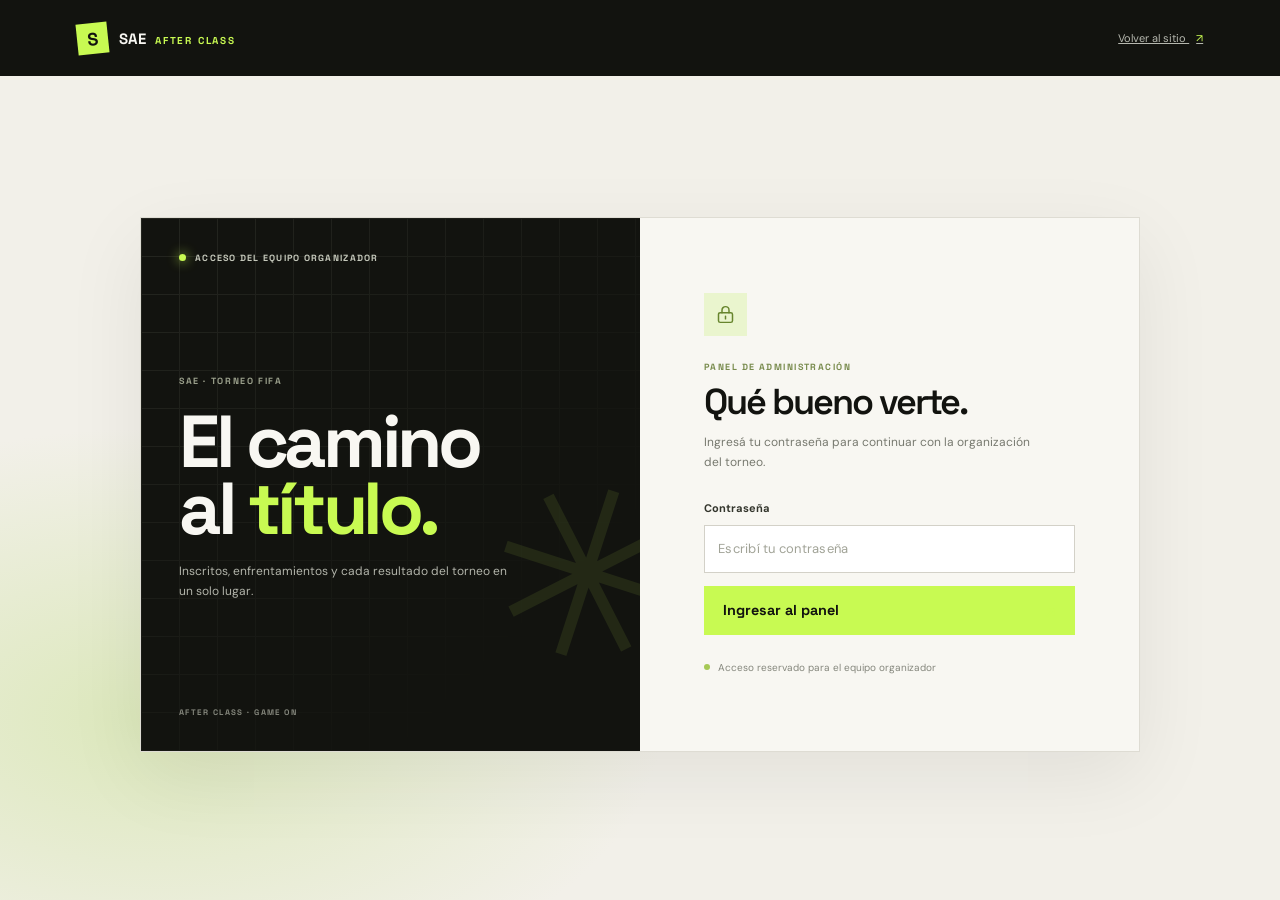
<file: admin.html>
<!doctype html><html lang="es"><head><meta charset="utf-8"><meta name="viewport" content="width=device-width, initial-scale=1"><link rel="preconnect" href="https://fonts.googleapis.com"><link rel="preconnect" href="https://fonts.gstatic.com" crossorigin><link href="https://fonts.googleapis.com/css2?family=DM+Sans:wght@400;500;600;700;800&family=Space+Grotesk:wght@400;500;600;700&display=swap" rel="stylesheet"><link rel="stylesheet" href="/style.css"><title>Administración | SAE After Class</title><meta name="robots" content="noindex"></head><body>
<nav class="nav admin-nav"><a class="brand" href="/"><span class="brand-mark">S</span><span>SAE <b>AFTER CLASS</b></span></a><a class="admin-nav-back" href="/">Volver al sitio <span>↗</span></a></nav>
<main class="page wide admin-login-shell">
  <section class="admin-login-card" id="login" aria-labelledby="login-title">
    <div class="admin-login-art">
      <span class="admin-login-kicker"><i></i> ACCESO DEL EQUIPO ORGANIZADOR</span>
      <div class="admin-login-art-copy"><span>SAE · TORNEO FIFA</span><h1>El camino<br>al <em>título</em><b>.</b></h1><p>Inscritos, enfrentamientos y cada resultado del torneo en un solo lugar.</p></div>
      <span class="admin-login-star" aria-hidden="true">✳</span>
      <span class="admin-login-edition">AFTER CLASS · GAME ON</span>
    </div>
    <div class="admin-login-content">
      <div class="admin-login-lock" aria-hidden="true"><svg viewBox="0 0 24 24" fill="none"><rect x="4" y="10" width="16" height="11" rx="2"/><path d="M8 10V7a4 4 0 1 1 8 0v3M12 14v3"/></svg></div>
      <span class="admin-login-label">PANEL DE ADMINISTRACIÓN</span>
      <h2 id="login-title">Qué bueno verte.</h2>
      <p class="admin-login-intro">Ingresá tu contraseña para continuar con la organización del torneo.</p>
      <label for="pw">Contraseña</label>
      <input type="password" id="pw" autocomplete="current-password" placeholder="Escribí tu contraseña">
      <div class="row"><button class="btn admin-login-submit" id="go">Ingresar al panel <span>↗</span></button></div>
      <div id="m0" aria-live="polite"></div>
      <p class="admin-login-note"><span></span> Acceso reservado para el equipo organizador</p>
    </div>
  </section>

  <div id="app" class="hidden">
    <div class="admin-dashboard-head"><h1>Panel del torneo</h1><button class="btn ghost small admin-logout" id="logout" type="button">Cerrar sesión <span aria-hidden="true">↗</span></button></div>
    <div id="msg"></div>
    <section class="round-progress-panel" aria-live="polite">
      <div class="round-progress-heading"><div><span class="progress-kicker">AVANCE DEL TORNEO</span><h2>¿Quién pasa a la siguiente?</h2></div><span class="click-hint">Hacé clic en quien ganó</span></div>
      <div class="round-progress" id="round-progress"></div>
    </section>
    <h2 style="font-size:2.2rem;margin-top:24px">Inscritos: <span id="count">0</span> de 32</h2>
    <form class="participant-form" id="player-form">
      <div><label for="player-name">Agregar participante confirmado</label><input type="text" id="player-name" maxlength="80" placeholder="Nombre que aparecerá en el cuadro" required><small>Agregalo solo después de confirmar el pago.</small></div>
      <label class="paid-confirmation"><input type="checkbox" id="paid-confirmed" required> Confirmo que esta persona ya pagó</label>
      <button class="btn" id="add-player" type="submit">Agregar a la lista</button>
    </form>
    <div class="chips" id="pool"></div>

    <div class="row" style="align-items:center">
      <button class="btn" id="draw">Realizar el sorteo</button>
    </div>
    <p style="margin:12px 0 28px">El sorteo mezcla automáticamente a quienes tienen el pago confirmado. Cuando registrás un resultado haciendo clic en el ganador, esa persona aparece en el partido de la ronda siguiente. Volvé a hacer clic para deshacerlo.</p>

    <div class="scroll admin-on"><div class="bracket" id="bracket"></div></div>

    <div class="row" style="margin-top:40px">
      <button class="btn ghost small" id="resetDraw">Rehacer el sorteo</button>
    </div>
  </div>
</main>
<div class="stage hidden" id="stage"><button class="btn ghost small skip" id="skip">Saltar</button><div><div class="match-no" id="mno"></div><div class="vs"><span id="pa"></span><i>vs</i><span id="pb"></span></div></div></div>
<script src="/shared.js"></script>
<script>
let pw='', state=null, skipping=false, busy=false;
try{sessionStorage.removeItem('pw')}catch{}
const msg=(t,cls)=>$('#msg').innerHTML=t?'<div class="msg '+cls+'">'+esc(t)+'</div>':'';
const sleep=ms=>new Promise(r=>setTimeout(r,ms));

function logout(){
  pw=''; state=null; skipping=true; busy=false;
  try{sessionStorage.removeItem('pw')}catch{}
  $('#pw').value=''; $('#m0').innerHTML=''; $('#msg').innerHTML='';
  $('#stage').classList.add('hidden');
  $('#app').classList.add('hidden'); $('#login').classList.remove('hidden');
}

function paint(){
  $('#count').textContent=state.players.length;
  paintRoundProgress();
  $('#add-player').disabled=!!state.bracket||state.players.length>=32;
  $('#player-name').disabled=!!state.bracket||state.players.length>=32;
  $('#paid-confirmed').disabled=!!state.bracket||state.players.length>=32;
  $('#pool').innerHTML=state.players.map(p=>'<span class="chip">'+esc(p)+(state.bracket?'':'<button title="Liberar a este jugador" data-p="'+esc(p)+'">×</button>')+'</span>').join('')||'<span>Todavía no hay jugadores.</span>';
  $('#pool').querySelectorAll('button').forEach(b=>b.onclick=()=>{ if(confirm('¿Quitar a '+b.dataset.p+' de la lista?')) act({action:'release',name:b.dataset.p}); });
  renderBracket($('#bracket'),state.bracket,(r,m,n)=>act({action:'winner',round:r,match:m,name:n}));
  $('#draw').disabled=!!state.bracket;
}

function paintRoundProgress(){
  const labels=['Ronda de 32','Octavos','Cuartos','Semifinales','Final'];
  if(!state.bracket){ $('#round-progress').innerHTML='<p class="progress-empty">Realizá el sorteo para ver aquí cómo avanzan las rondas.</p>'; return; }
  const rounds=state.bracket.rounds;
  let active=rounds.findIndex(round=>round.some(match=>!match.w&&(match.a||match.b)));
  if(active<0) active=rounds.length;
  $('#round-progress').innerHTML=rounds.map((round,i)=>{
    const done=round.filter(match=>match.w).length;
    const status=i<active?'complete':i===active?'current':'';
    return '<div class="round-progress-step '+status+'"><span>0'+(i+1)+'</span><b>'+labels[i]+'</b><small>'+done+' / '+round.length+' partidos</small></div>';
  }).join('');
}

async function act(body){
  if(busy) return; busy=true; msg('');
  try{
    const previous=body.action==='winner'?state.bracket.rounds[body.round][body.match].w:null;
    state=await api('/api/admin',{password:pw,...body}); paint();
    if(body.action==='add-player') msg(body.name.trim()+' quedó agregado a la lista de participantes confirmados.','ok');
    if(body.action==='winner'){
      const labels=['Ronda de 32','Octavos','Cuartos','Semifinales','Final'];
      if(previous===body.name) msg(body.name+' ya no está marcado como ganador.','ok');
      else if(body.round===4) msg('¡'+body.name+' es campeón del torneo!','ok');
      else msg(body.name+' avanza a '+labels[body.round+1]+'.','ok');
    }
    return state;
  }
  catch(e){ msg(e.message,'err'); }
  finally{ busy=false; }
}

async function login(){
  pw=$('#pw').value||pw;
  try{
    state=await api('/api/admin',{password:pw,action:'list'});
    $('#login').classList.add('hidden'); $('#app').classList.remove('hidden'); paint();
  }catch(e){ pw=''; $('#pw').value=''; $('#m0').innerHTML='<div class="msg err">'+esc(e.message)+'</div>'; }
}
$('#go').onclick=login;
$('#logout').onclick=logout;
window.addEventListener('pagehide',logout);
window.addEventListener('pageshow',e=>{if(e.persisted) logout();});
$('#pw').addEventListener('keydown',e=>{ if(e.key==='Enter') login(); });

$('#player-form').addEventListener('submit',async e=>{
  e.preventDefault();
  const input=$('#player-name');
  const added=await act({action:'add-player',name:input.value,paidConfirmed:$('#paid-confirmed').checked});
  if(added){ input.value=''; $('#paid-confirmed').checked=false; }
});

$('#draw').onclick=async()=>{
  const old=state.bracket;
  const s=await act({action:'draw'});
  if(s&&s.bracket&&!old) await reveal(s.bracket.rounds[0],s.players);
};

async function reveal(matches,pool){
  const st=$('#stage'); st.classList.remove('hidden'); skipping=false;
  $('#skip').onclick=()=>{skipping=true};
  const spin=async(el,final)=>{
    const t=Date.now();
    while(!skipping&&Date.now()-t<1100){ el.textContent=pool[Math.floor(Math.random()*pool.length)]; await sleep(70); }
    el.textContent=final;
  };
  for(let i=0;i<matches.length&&!skipping;i++){
    const m=matches[i];
    $('#mno').textContent='Partido '+(i+1)+' de 16';
    $('#pa').textContent=''; $('#pb').textContent='';
    await spin($('#pa'),m.a);
    if(m.b) await spin($('#pb'),m.b); else $('#pb').textContent='Pase directo';
    if(!skipping) await sleep(1200);
  }
  st.classList.add('hidden');
}

$('#resetDraw').onclick=()=>{ if(confirm('¿Borrar el sorteo actual y el cuadro? Los jugadores seguirán inscritos.')) act({action:'reset-draw'}); };
</script>
</body></html>
</file>
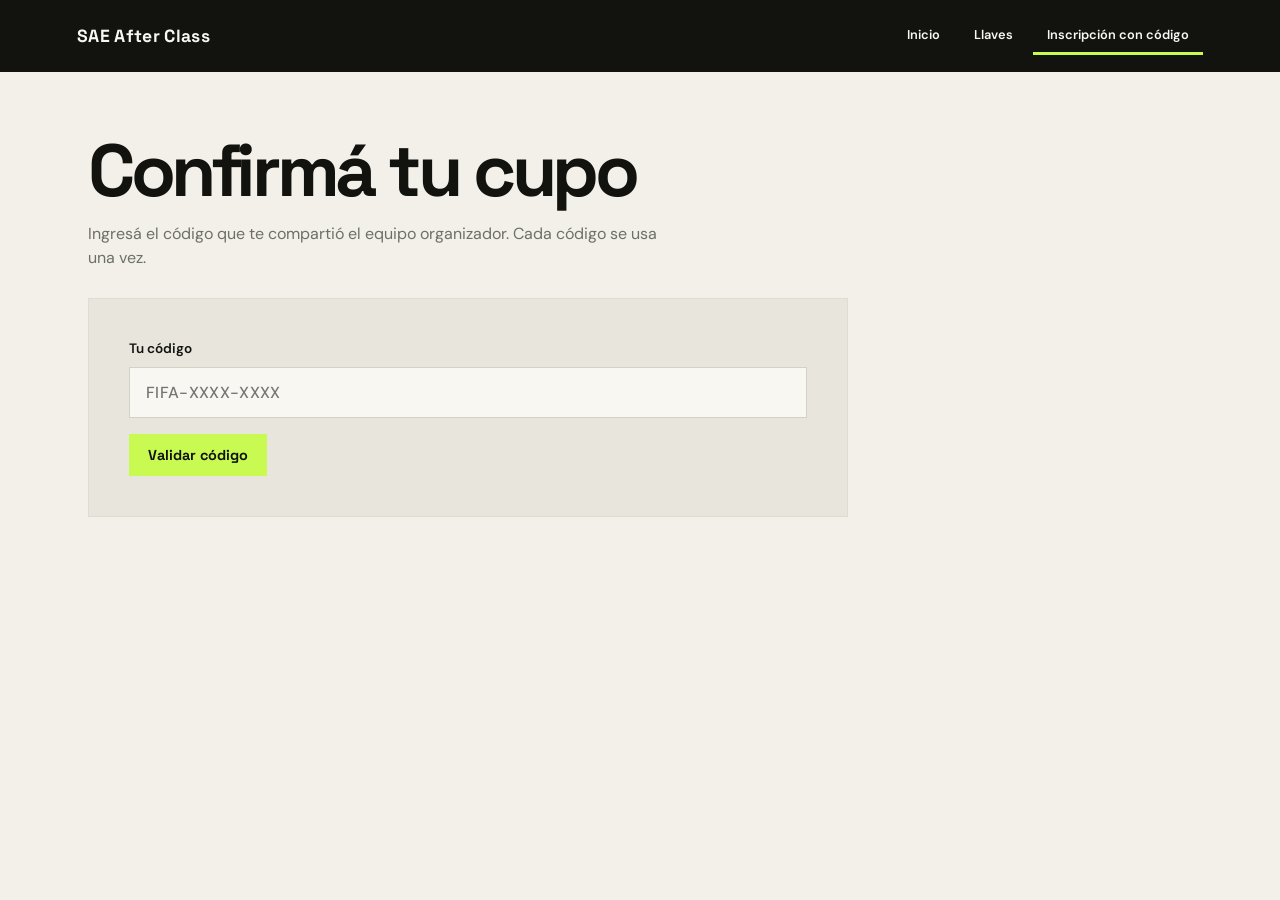
<file: join.html>
<!doctype html><html lang="es"><head><meta charset="utf-8"><meta name="viewport" content="width=device-width, initial-scale=1"><link rel="preconnect" href="https://fonts.googleapis.com"><link rel="preconnect" href="https://fonts.gstatic.com" crossorigin><link href="https://fonts.googleapis.com/css2?family=DM+Sans:wght@400;500;600;700;800&family=Space+Grotesk:wght@400;500;600;700&display=swap" rel="stylesheet"><link rel="stylesheet" href="/style.css"><title>Inscripción | SAE After Class</title></head><body>
<nav class="nav"><a class="brand" href="/" data-title>SAE After Class</a>
<ul><li><a class="link " href="/">Inicio</a></li><li><a class="link " href="/bracket">Llaves</a></li><li><a class="link active" href="/join">Inscripción con código</a></li></ul></nav>
<main class="page">
  <h1>Confirmá tu cupo</h1>
  <p class="lead">Ingresá el código que te compartió el equipo organizador. Cada código se usa una vez.</p>

  <section class="panel" id="s1">
    <label for="code">Tu código</label>
    <input type="text" id="code" placeholder="FIFA-XXXX-XXXX" autocomplete="off" autocapitalize="characters" spellcheck="false">
    <div class="row"><button class="btn" id="check">Validar código</button></div>
    <div id="m1"></div>
  </section>

  <section class="panel hidden" id="s2">
    <h2>Elegí tu nombre de jugador</h2>
    <p style="margin:0">Así aparecerás en las llaves. Los nombres elegidos ya no estarán disponibles.</p>
    <div class="names" id="names"></div>
    <div class="row"><button class="btn" id="lock" disabled>Confirmar mi nombre</button></div>
    <div id="m2"></div>
  </section>

  <section class="panel hidden" id="s3">
    <h2>¡Ya estás dentro!</h2>
    <p style="font-size:1.4rem;margin:0 0 16px">Tu nombre de jugador: <b id="me"></b></p>
    <p style="margin:0 0 20px">Aparecerás en las llaves cuando se realice el sorteo.</p>
    <a class="btn" href="/bracket">Ver las llaves</a>
  </section>
</main>
<script src="/shared.js"></script>
<script>
let code='',picked='';
const show=id=>['s1','s2','s3'].forEach(x=>$('#'+x).classList.toggle('hidden',x!==id));
const msg=(id,t,cls)=>$(id).innerHTML=t?'<div class="msg '+cls+'">'+esc(t)+'</div>':'';

$('#check').onclick=async()=>{
  msg('#m1','');
  code=$('#code').value;
  $('#check').disabled=true;
  try{
    const r=await api('/api/join',{code});
    $('#names').innerHTML=r.available.map(n=>'<button type="button" aria-pressed="false">'+esc(n)+'</button>').join('');
    $('#names').querySelectorAll('button').forEach(b=>b.onclick=()=>{
      $('#names').querySelectorAll('button').forEach(x=>x.setAttribute('aria-pressed','false'));
      b.setAttribute('aria-pressed','true'); picked=b.textContent; $('#lock').disabled=false;
    });
    show('s2');
  }catch(e){ msg('#m1',e.message,'err'); }
  $('#check').disabled=false;
};
$('#code').addEventListener('keydown',e=>{ if(e.key==='Enter') $('#check').click(); });

$('#lock').onclick=async()=>{
  msg('#m2','');
  $('#lock').disabled=true;
  try{
    const r=await api('/api/join',{code,name:picked});
    $('#me').textContent=r.name; show('s3');
  }catch(e){
    msg('#m2',e.message,'err');
    // refresh the list in case the name was taken
    try{ const r=await api('/api/join',{code}); $('#names').innerHTML=r.available.map(n=>'<button type="button" aria-pressed="false">'+esc(n)+'</button>').join(''); picked=''; $('#names').querySelectorAll('button').forEach(b=>b.onclick=()=>{$('#names').querySelectorAll('button').forEach(x=>x.setAttribute('aria-pressed','false'));b.setAttribute('aria-pressed','true');picked=b.textContent;$('#lock').disabled=false;}); }catch(_){}
  }
};
</script>
</body></html>
</file>
<file: style.css>
:root{
  --royal:#1737E8; --deep:#0B1F8F; --chalk:#F5F7FF; --ink:#0A1033;
  --yellow:#FFD60A; --red:#E63946; --line:rgba(245,247,255,.4);
}
*{box-sizing:border-box}
html{scroll-behavior:smooth}
body{margin:0;background:var(--royal);color:var(--chalk);font-family:'Barlow',system-ui,sans-serif;font-size:18px;line-height:1.5}
h1,h2,h3,.display{font-family:'Big Shoulders Display','Barlow',sans-serif;font-weight:800;line-height:.95;margin:0;letter-spacing:.01em}
a{color:inherit}
:focus-visible{outline:3px solid var(--yellow);outline-offset:3px}

/* nav */
.nav{display:flex;align-items:center;justify-content:space-between;gap:16px;padding:18px clamp(16px,4vw,48px);position:relative;z-index:5}
.brand{font-family:'Big Shoulders Display',sans-serif;font-weight:900;font-size:1.6rem;text-decoration:none}
.nav ul{display:flex;gap:6px;list-style:none;margin:0;padding:0}
.nav a.link{display:block;padding:8px 14px;text-decoration:none;font-weight:600;border-bottom:3px solid transparent}
.nav a.link:hover,.nav a.active{border-bottom-color:var(--yellow)}

/* buttons */
.btn{display:inline-block;background:var(--yellow);color:var(--ink);font-family:'Big Shoulders Display',sans-serif;font-weight:800;font-size:1.4rem;padding:12px 26px;border:0;border-radius:4px;cursor:pointer;text-decoration:none}
.btn:hover{background:#fff}
.btn:disabled{opacity:.5;cursor:not-allowed}
.btn.ghost{background:transparent;color:var(--chalk);border:2px solid var(--chalk)}
.btn.ghost:hover{background:var(--chalk);color:var(--ink)}
.btn.small{font-size:1.05rem;padding:8px 16px}
.btn.danger{background:var(--red);color:#fff}

/* hero */
.hero{position:relative;overflow:hidden;padding:clamp(40px,9vw,120px) clamp(16px,4vw,48px) clamp(56px,10vw,140px);min-height:78vh;display:flex;align-items:center}
.circle{position:absolute;right:-8%;top:50%;width:min(80vw,760px);aspect-ratio:1;border:3px solid rgba(245,247,255,.28);border-radius:50%;transform:translateY(-50%);pointer-events:none}
.circle::before{content:'';position:absolute;left:50%;top:-40%;bottom:-40%;border-left:3px solid rgba(245,247,255,.28)}
.circle .num{position:absolute;inset:0;display:grid;place-items:center;font-family:'Big Shoulders Display',sans-serif;font-weight:900;font-size:clamp(12rem,30vw,26rem);color:transparent;-webkit-text-stroke:3px var(--yellow);line-height:1}
.hero .copy{position:relative;max-width:760px}
.hero h1{font-size:clamp(3.4rem,10vw,8rem);margin-bottom:24px}
.hero p{max-width:34em;font-size:1.25rem;margin:0 0 32px}
.hero .actions{display:flex;flex-wrap:wrap;gap:14px;align-items:center}
.spots{font-weight:600;margin-top:28px}
.spots b{color:var(--yellow);font-size:1.3em}

/* home paths */
.paths{display:grid;grid-template-columns:repeat(auto-fit,minmax(240px,1fr));background:var(--deep)}
.paths a{display:block;padding:36px clamp(16px,3vw,40px);text-decoration:none;border-top:3px solid var(--line)}
.paths a+a{border-left:3px solid var(--line)}
.paths a:hover{background:var(--ink)}
.paths h2{font-size:2.4rem;margin-bottom:10px}
.paths p{margin:0;opacity:.9}
footer{padding:28px clamp(16px,4vw,48px);background:var(--ink);font-size:.95rem;opacity:.9}

/* inner pages */
.page{padding:clamp(24px,5vw,64px) clamp(16px,4vw,48px) 80px;max-width:1200px;margin:0 auto}
.page.wide{max-width:none}
.page h1{font-size:clamp(3rem,8vw,6rem);margin-bottom:16px}
.lead{font-size:1.2rem;max-width:36em;margin:0 0 28px}
.panel{background:var(--deep);padding:clamp(20px,4vw,40px);border-radius:6px;max-width:760px}
.panel h2{font-size:2.2rem;margin-bottom:14px}
label{display:block;font-weight:600;margin-bottom:8px}
input[type=text],input[type=password]{width:100%;font:inherit;font-size:1.5rem;font-weight:600;letter-spacing:.08em;padding:14px 16px;border:3px solid var(--chalk);border-radius:4px;background:var(--chalk);color:var(--ink)}
.row{display:flex;gap:12px;flex-wrap:wrap;margin-top:16px}
.msg{margin-top:16px;padding:12px 16px;border-radius:4px;font-weight:600;background:var(--ink)}
.msg.err{background:var(--red);color:#fff}
.msg.ok{background:var(--yellow);color:var(--ink)}
.names{display:grid;grid-template-columns:repeat(auto-fill,minmax(150px,1fr));gap:10px;margin:18px 0}
.names button{font:inherit;font-weight:600;padding:12px;border:2px solid var(--chalk);background:transparent;color:var(--chalk);border-radius:4px;cursor:pointer}
.names button:hover{background:rgba(245,247,255,.15)}
.names button[aria-pressed=true]{background:var(--yellow);color:var(--ink);border-color:var(--yellow)}
.chips{display:flex;flex-wrap:wrap;gap:8px;margin:12px 0 32px}
.chip{background:var(--chalk);color:var(--ink);font-weight:600;padding:6px 12px;border-radius:99px}
.chip button{margin-left:8px;border:0;background:var(--red);color:#fff;border-radius:50%;width:22px;height:22px;cursor:pointer;line-height:1}
.hidden{display:none!important}
.champion{display:inline-block;background:var(--yellow);color:var(--ink);padding:10px 22px;margin:0 0 24px;border-radius:4px;font-family:'Big Shoulders Display',sans-serif;font-weight:800;font-size:2rem}

/* bracket */
.scroll{overflow-x:auto;padding-bottom:16px}
.bracket{display:flex;gap:24px;min-width:max-content}
.round{width:210px;display:flex;flex-direction:column}
.round h3{font-size:1.5rem;height:44px;color:var(--yellow)}
.cells{flex:1;display:flex;flex-direction:column}
.cell{position:relative;flex:1;min-height:84px;display:flex;align-items:center}
.cell::after{content:'';position:absolute;right:-12px;top:50%;width:12px;border-top:2px solid var(--line)}
.cell.last::after{display:none}
.cell.top::before,.cell.bot::before{content:'';position:absolute;right:-12px;width:0;height:50%;border-right:2px solid var(--line)}
.cell.top::before{top:50%}
.cell.bot::before{bottom:50%}
.match{position:relative;width:100%;border-radius:4px;overflow:hidden;border:2px solid var(--chalk)}
.match.linked::before{content:'';position:absolute;left:-14px;top:50%;width:12px;border-top:2px solid var(--line)}
.slot{padding:7px 12px;font-weight:600;background:var(--chalk);color:var(--ink);white-space:nowrap;overflow:hidden;text-overflow:ellipsis}
.slot+.slot{border-top:2px solid var(--royal)}
.slot.tbd{background:transparent;color:rgba(245,247,255,.6);font-weight:400}
.slot.win{background:var(--yellow)}
.slot.lose{opacity:.45}
.admin-on .slot[data-name]{cursor:pointer}
.admin-on .slot[data-name]:hover{outline:3px solid var(--yellow);outline-offset:-3px}

/* draw stage (admin) */
.stage{position:fixed;inset:0;background:var(--ink);z-index:50;display:grid;place-items:center;text-align:center;padding:24px}
.stage .match-no{font-size:2rem;color:var(--yellow);margin-bottom:24px}
.stage .vs{font-family:'Big Shoulders Display',sans-serif;font-weight:900;font-size:clamp(2.4rem,9vw,7rem);line-height:1.05}
.stage .vs span{display:block}
.stage .vs i{display:block;font-style:normal;color:var(--yellow);font-size:.45em;margin:6px 0}
.stage .skip{position:absolute;top:20px;right:20px}

@media (max-width:640px){
  .nav{flex-direction:column;align-items:flex-start}
  .paths a+a{border-left:0}
}
@media (prefers-reduced-motion:reduce){html{scroll-behavior:auto}}

/* Branded sign-in for the tournament dashboard. */
.admin-nav{min-height:76px;padding:14px clamp(18px,6vw,86px);background:#12130f;color:#f8f7f2}
.admin-nav .brand{display:flex;align-items:center;gap:11px;font:700 15px 'Space Grotesk',sans-serif;letter-spacing:.02em}
.admin-nav .brand-mark{width:31px;height:31px;display:grid;place-items:center;background:#c8fa52;color:#12130f;font:700 18px 'Space Grotesk',sans-serif;transform:rotate(-6deg)}
.admin-nav .brand b{font-size:10px;letter-spacing:.18em;color:#c8fa52;margin-left:4px}
.admin-nav-back{color:#b6b8af;font-size:11px}.admin-nav-back span{color:#c8fa52;padding-left:7px}
.admin-login-shell{min-height:calc(100vh - 76px);display:grid;place-items:center;padding:48px 22px 72px;overflow:hidden;background:radial-gradient(ellipse at 12% 78%,#dce8bb 0,transparent 32%),#f2f0e9}
.admin-login-card{width:min(100%,1000px);min-height:535px;display:grid;grid-template-columns:1fr 1fr;background:#f8f7f2;border:1px solid #dedcd3;box-shadow:0 24px 75px #12130f12}
.admin-login-art{position:relative;display:flex;flex-direction:column;justify-content:space-between;overflow:hidden;padding:34px 38px;background:#12130f;color:#f8f7f2}
.admin-login-art:before{content:'';position:absolute;inset:0;opacity:.12;background-image:linear-gradient(#a9ad9a 1px,transparent 1px),linear-gradient(90deg,#a9ad9a 1px,transparent 1px);background-size:38px 38px;mask-image:linear-gradient(135deg,#000,transparent 80%)}
.admin-login-kicker,.admin-login-art-copy,.admin-login-edition{position:relative;z-index:1}
.admin-login-kicker{display:flex;align-items:center;gap:9px;color:#c5c8bb;font:700 9px 'Space Grotesk',sans-serif;letter-spacing:.14em}
.admin-login-kicker i{width:7px;height:7px;border-radius:50%;background:#c8fa52;box-shadow:0 0 12px #c8fa52}
.admin-login-art-copy>span{font:700 9px 'Space Grotesk',sans-serif;letter-spacing:.18em;color:#9ba08c}
.admin-login-art h1{margin:18px 0;font:700 clamp(48px,6vw,72px)/.91 'Space Grotesk',sans-serif;letter-spacing:-.075em}
.admin-login-art h1 em{color:#c8fa52;font-style:normal}.admin-login-art h1 b{color:#c8fa52}
.admin-login-art-copy p{max-width:330px;color:#b2b4aa;font-size:12px;line-height:1.7;margin:0}
.admin-login-star{position:absolute;right:-44px;bottom:55px;color:#c8fa52;font-size:235px;line-height:1;opacity:.09;transform:rotate(18deg);pointer-events:none}
.admin-login-edition{color:#85877d;font:700 8px 'Space Grotesk',sans-serif;letter-spacing:.18em}
.admin-login-content{display:flex;flex-direction:column;justify-content:center;padding:clamp(32px,5vw,64px)}
.admin-login-lock{width:43px;height:43px;display:grid;place-items:center;margin-bottom:25px;background:#eaf5ce;color:#67852d}
.admin-login-lock svg{width:21px;height:21px;stroke:currentColor;stroke-width:1.7;stroke-linecap:round;stroke-linejoin:round}
.admin-login-label{color:#788b4d;font:700 9px 'Space Grotesk',sans-serif;letter-spacing:.16em}
.admin-login-content h2{margin:10px 0;font:600 clamp(27px,3.5vw,36px)/1.1 'Space Grotesk',sans-serif;letter-spacing:-.055em;color:#12130f}
.admin-login-intro{max-width:340px;margin:0 0 28px;color:#77796f;font-size:12px;line-height:1.65}
.admin-login-content label{margin:0 0 8px;color:#33352c;font-size:11px;font-weight:700}
.admin-login-content input#pw{width:100%;height:48px;padding:0 13px;border:1px solid #d3d1c8;border-radius:0;background:#fff;color:#12130f;font:500 13px 'DM Sans',sans-serif;letter-spacing:.02em;outline:none;transition:border-color .18s,box-shadow .18s}
.admin-login-content input#pw::placeholder{color:#a1a397;font-weight:400}
.admin-login-content input#pw:focus{border-color:#91b63a;box-shadow:0 0 0 3px #c8fa5244}
.admin-login-content .row{margin-top:13px}
.admin-login-submit{width:100%;min-height:49px;display:flex;align-items:center;justify-content:space-between;padding:0 16px;background:#12130f;color:#fff;font:700 12px 'DM Sans',sans-serif;text-align:left}
.admin-login-submit span{color:#c8fa52;font-size:18px;transition:transform .18s}
.admin-login-submit:hover{background:#25271f;color:#fff}.admin-login-submit:hover span{transform:translate(2px,-2px)}
.admin-login-content #m0:empty{display:none}.admin-login-content #m0 .msg{margin-top:13px;font-size:11px}
.admin-login-note{display:flex;align-items:center;gap:8px;margin:25px 0 0;color:#85877d;font-size:10px}
.admin-login-note span{width:6px;height:6px;border-radius:50%;background:#a6c956}
.admin-dashboard-head{display:flex;align-items:flex-end;justify-content:space-between;gap:18px;margin-bottom:16px}
.admin-dashboard-head h1{margin:0;line-height:.95}
.admin-logout{display:flex;align-items:center;gap:12px;flex:none;font:700 11px 'DM Sans',sans-serif!important;padding:10px 14px!important}
.admin-logout span{color:#789b37;font-size:15px}
@media(max-width:720px){.admin-nav{min-height:68px}.admin-login-shell{min-height:calc(100vh - 68px);padding:28px 16px 46px}.admin-login-card{max-width:470px;min-height:0;grid-template-columns:1fr}.admin-login-art{min-height:215px;padding:23px 25px}.admin-login-art h1{font-size:48px;margin:12px 0}.admin-login-art-copy p{max-width:280px;font-size:11px}.admin-login-star{right:-36px;bottom:-72px;font-size:170px}.admin-login-edition{margin-top:19px;font-size:7px}.admin-login-content{padding:29px 25px 26px}.admin-login-lock{margin-bottom:18px}.admin-login-intro{margin-bottom:22px}}
@media(max-width:380px){.admin-nav .brand{font-size:13px}.admin-login-art{min-height:195px}.admin-login-art h1{font-size:43px}.admin-login-content{padding:25px 20px}.admin-login-note{font-size:9px}}
@media(max-width:560px){.admin-dashboard-head{align-items:flex-start;flex-direction:column;gap:13px}.admin-logout{align-self:flex-end}}

.admin-dashboard-head h1{margin:0}

/* SAE After Class theme for registration and tournament management pages */
:root{--royal:#f2f0e9;--deep:#e7e5dc;--chalk:#f8f7f2;--ink:#12130f;--yellow:#c8fa52;--red:#a84535;--line:#d7d5cc}
body{background:var(--royal);color:var(--ink);font-family:'DM Sans',system-ui,sans-serif;font-size:15px;line-height:1.5}
h1,h2,h3,.display,.btn,.brand,.round h3,.stage .vs{font-family:'Space Grotesk',sans-serif}
.nav{background:var(--ink);color:#f8f7f2;padding:17px clamp(16px,6vw,86px)}
.brand{font-size:1.1rem;font-weight:700;letter-spacing:.02em}
.nav a.link{font-size:.8rem}.nav a.link:hover,.nav a.active{border-bottom-color:var(--yellow)}
.page{padding-top:clamp(35px,5vw,70px)}
.page h1{font-size:clamp(2.6rem,6vw,4.6rem);letter-spacing:-.06em}
.lead{font-size:1rem;color:#6d7065}
.panel{background:var(--deep);border:1px solid #dedcd3;border-radius:0;color:var(--ink)}
.panel h2{font-size:1.7rem;letter-spacing:-.04em}
label{font-size:.85rem}
input[type=text],input[type=password]{font:500 1rem 'DM Sans',sans-serif;letter-spacing:.02em;border:1px solid #d3d1c8;border-radius:0;background:var(--chalk);color:var(--ink)}
.btn{background:var(--yellow);color:var(--ink);font-size:.9rem;padding:12px 19px;border-radius:0}
.btn:hover{background:#b9ea43}.btn.ghost{background:transparent;color:var(--ink);border:1px solid #999b8f}.btn.ghost:hover{background:#12130f;color:#fff}.btn.danger{background:var(--red);color:white}
.msg{background:#12130f;color:#fff;border-radius:0;font-size:.85rem}.msg.err{background:var(--red)}.msg.ok{background:var(--yellow);color:var(--ink)}
.chip{background:#f8f7f2;color:var(--ink);border:1px solid #dedcd3;border-radius:0;font-size:.8rem}
.champion{background:var(--yellow);color:var(--ink);border-radius:0;font:700 1.4rem 'Space Grotesk',sans-serif}
.round h3{color:#66852d}.match{border:1px solid #c9c7bd;border-radius:0}.slot{font-size:.8rem}.slot+.slot{border-top:1px solid #d3d1c8}.slot.win{background:var(--yellow)}.slot.tbd{color:#888a80}.cell::after,.cell.top::before,.cell.bot::before,.match.linked::before{border-color:#b8baae}
.stage{background:#12130f}.stage .match-no{color:var(--yellow)}
.round-progress-panel{margin-top:18px;padding:24px;background:#e7e5dc;border:1px solid #dedcd3}.round-progress-heading{display:flex;align-items:flex-end;justify-content:space-between;gap:18px;margin-bottom:18px}.progress-kicker{display:block;font:700 9px 'Space Grotesk',sans-serif;letter-spacing:.15em;color:#7f8276;margin-bottom:7px}.round-progress-heading h2{margin:0;font:600 clamp(20px,3vw,27px)/1.1 'Space Grotesk',sans-serif;letter-spacing:-.04em}.click-hint{font-size:11px;color:#77796f}.round-progress{display:grid;grid-template-columns:repeat(5,minmax(112px,1fr));gap:8px}.round-progress-step{background:#f8f7f2;border:1px solid #d8d6cd;padding:12px;display:grid;gap:5px;min-height:83px}.round-progress-step>span{font:700 8px 'Space Grotesk',sans-serif;letter-spacing:.1em;color:#8b8d82}.round-progress-step b{font:600 12px 'Space Grotesk',sans-serif}.round-progress-step small{font-size:9px;color:#818378}.round-progress-step.complete{border-color:#c8fa52;background:#f4f8e9}.round-progress-step.current{background:#12130f;color:#fff;border-color:#12130f}.round-progress-step.current>span,.round-progress-step.current small{color:#c8fa52}.progress-empty{font-size:12px;color:#77796f;margin:0}
.participant-form{display:flex;flex-wrap:wrap;align-items:flex-end;gap:14px;margin:14px 0 20px;padding:17px;background:#e7e5dc;border:1px solid #dedcd3}.participant-form>div{flex:1 1 260px}.participant-form label{font-size:.8rem;margin:0 0 7px}.participant-form input[type=text]{width:100%;font:400 .9rem 'DM Sans',sans-serif;letter-spacing:0;padding:11px 12px;border:1px solid #d3d1c8}.participant-form small{display:block;color:#77796f;font-size:.7rem;margin-top:6px}.paid-confirmation{display:flex;align-items:center;gap:8px;white-space:nowrap}.paid-confirmation input{accent-color:#83a936}.participant-form .btn:disabled{opacity:.45}
@media(max-width:700px){.nav{padding:14px 5%;flex-direction:row;align-items:center}.nav ul{gap:0}.nav a.link{padding:8px 7px;font-size:.7rem}.round-progress-panel{padding:17px}.round-progress-heading{display:block}.click-hint{display:block;margin-top:8px}.round-progress{grid-template-columns:repeat(2,minmax(0,1fr))}.round-progress-step:last-child{grid-column:1/-1}}
</file>
